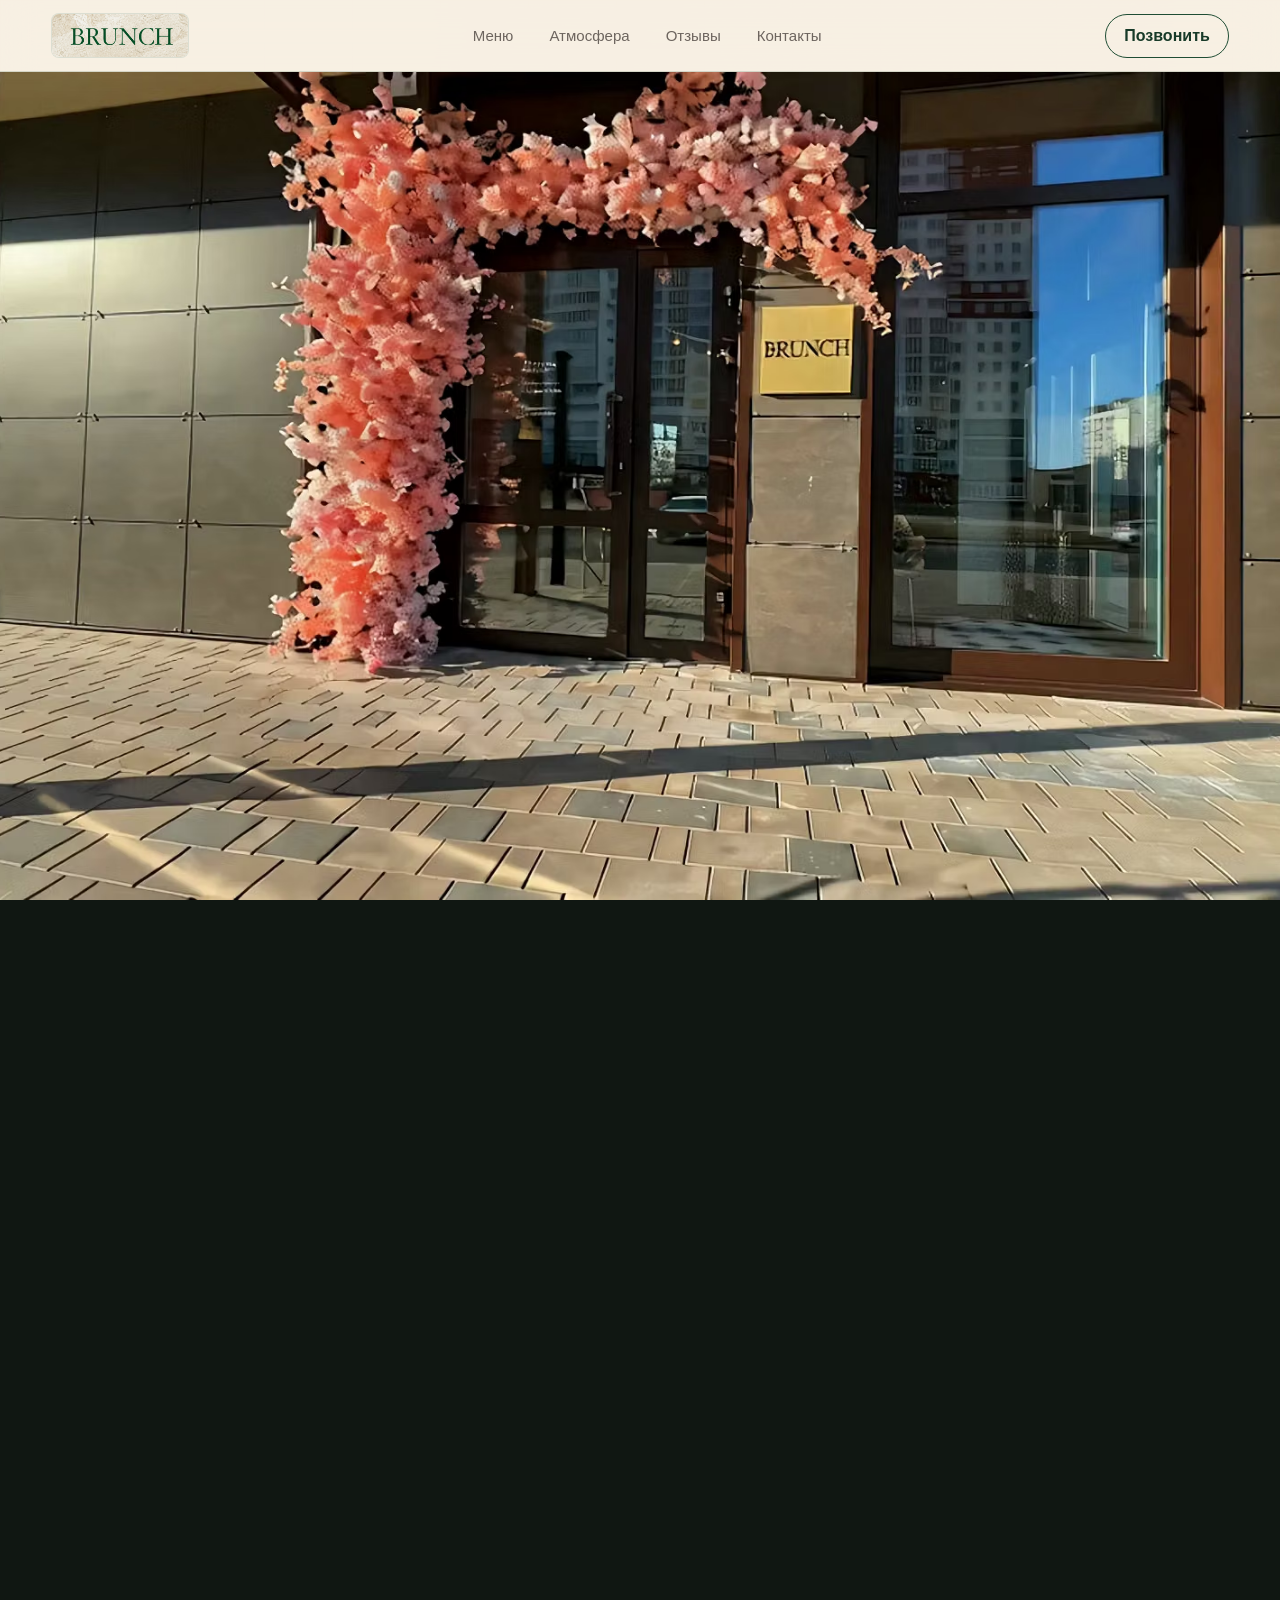
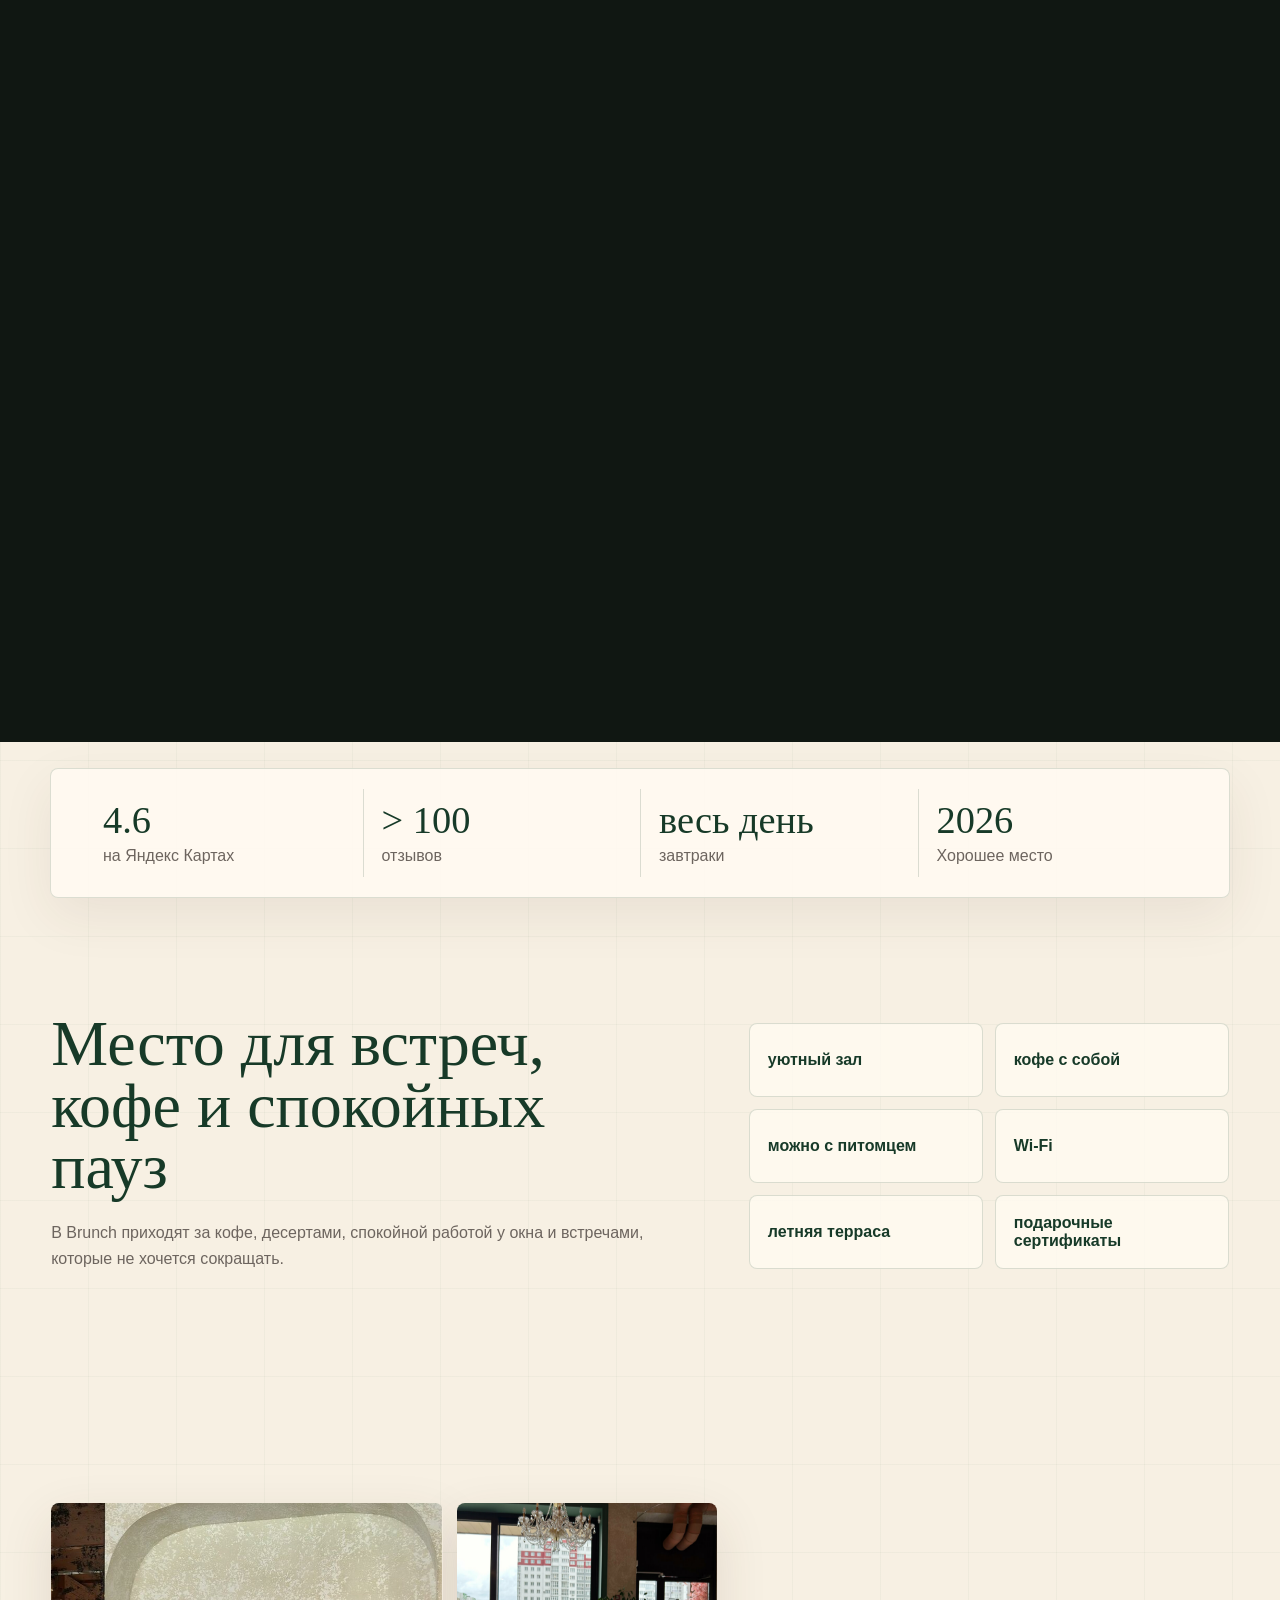
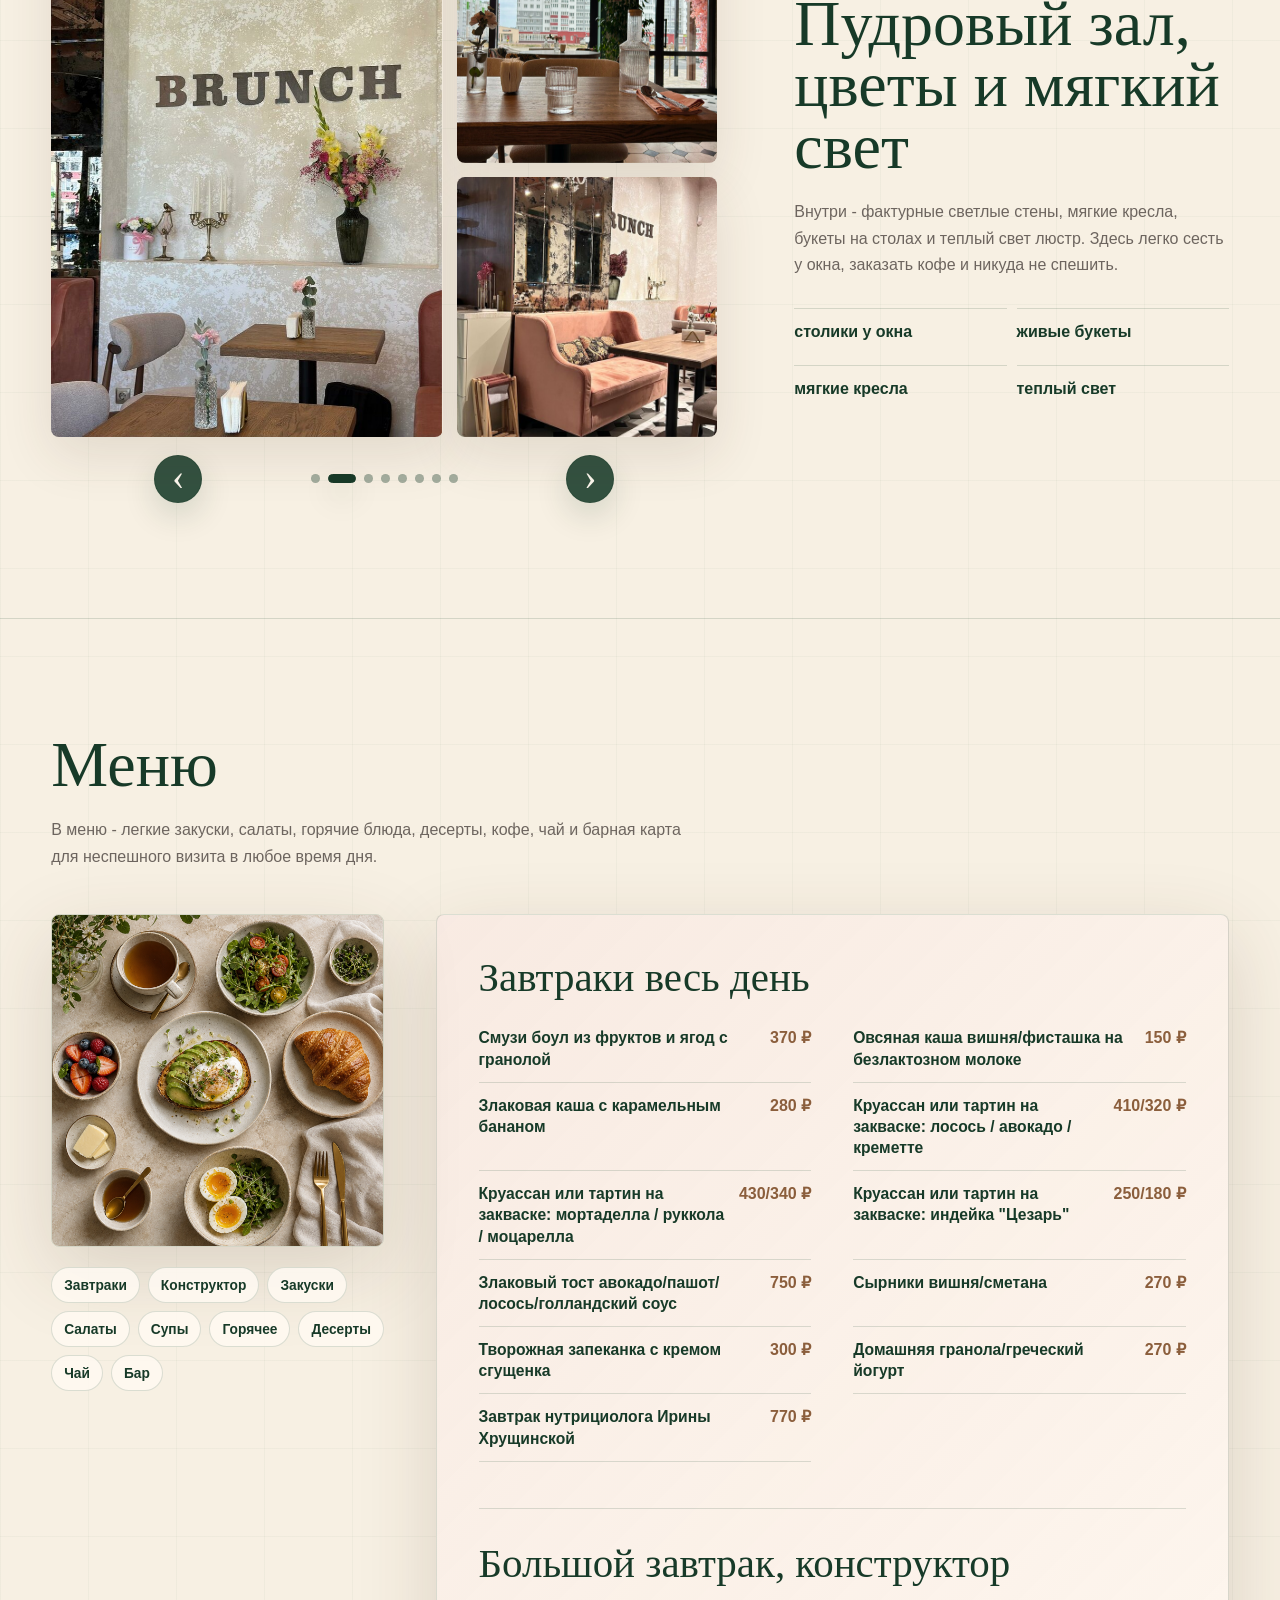
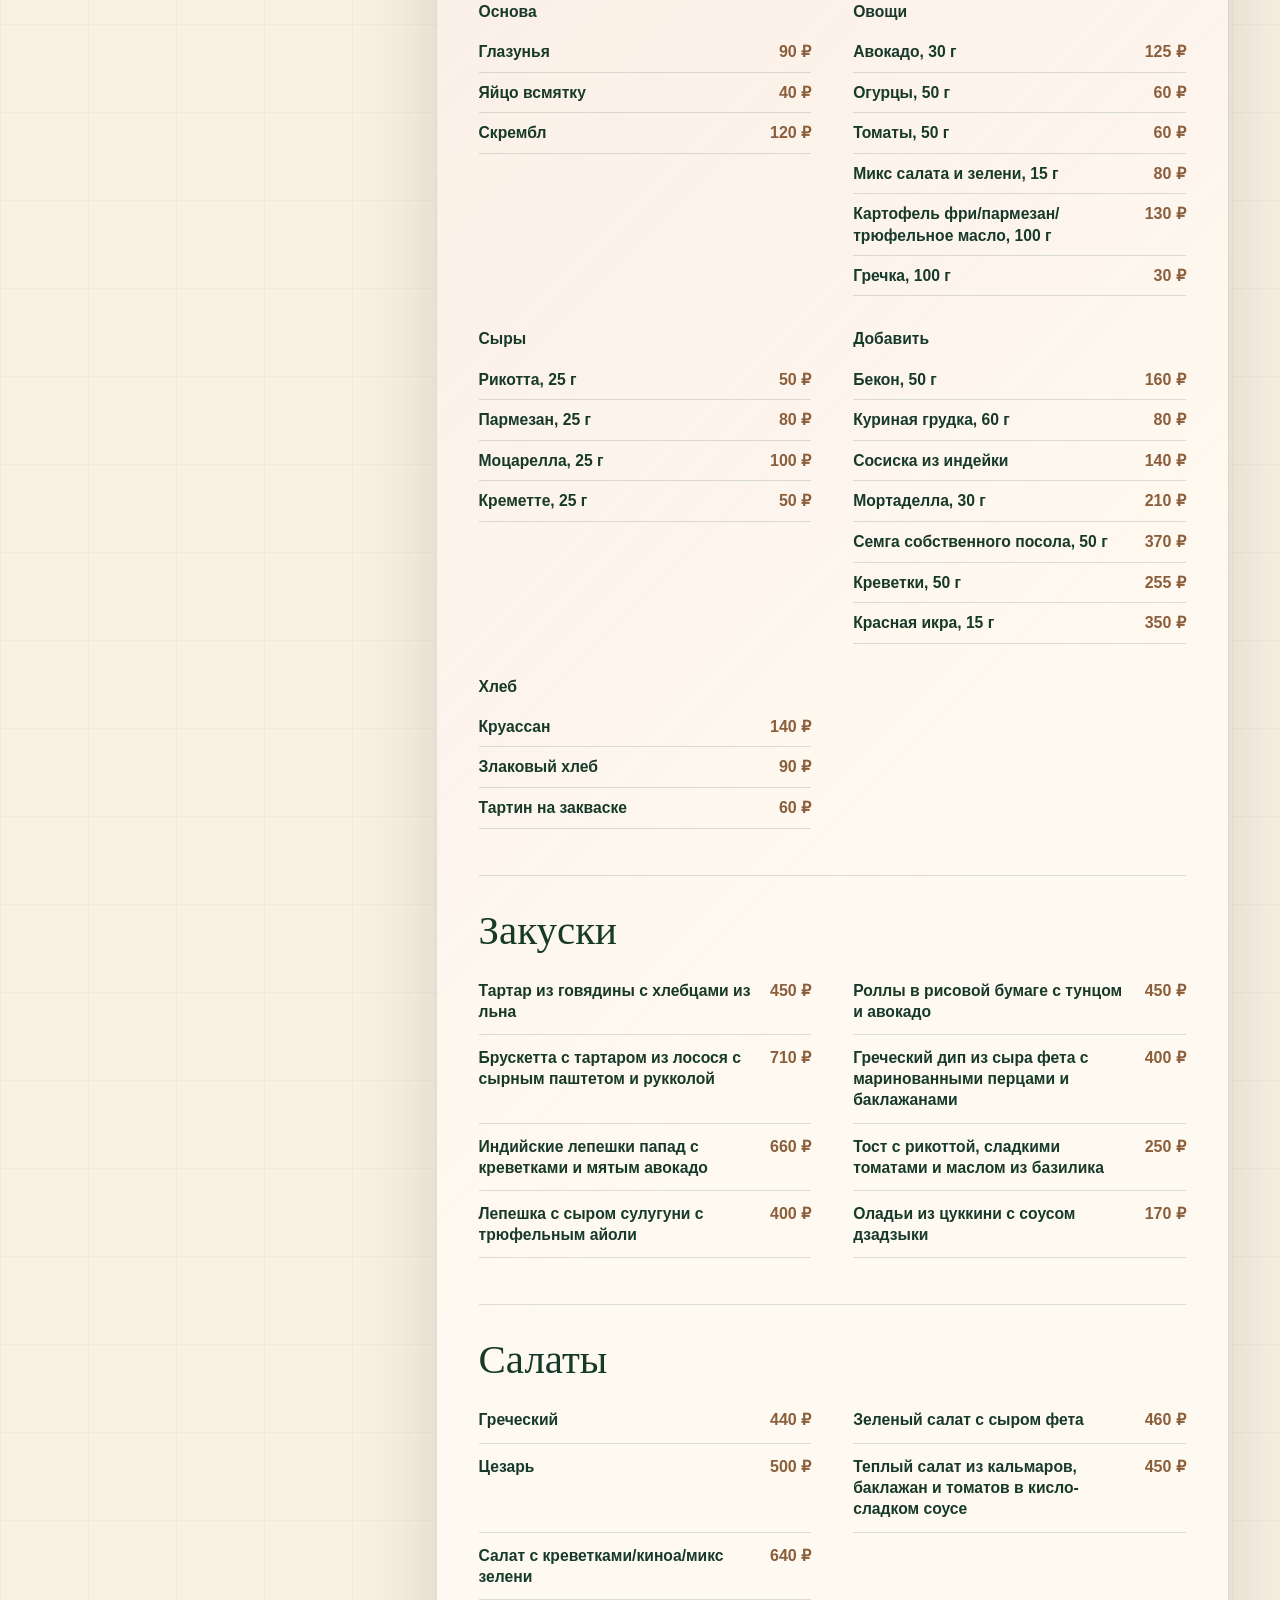
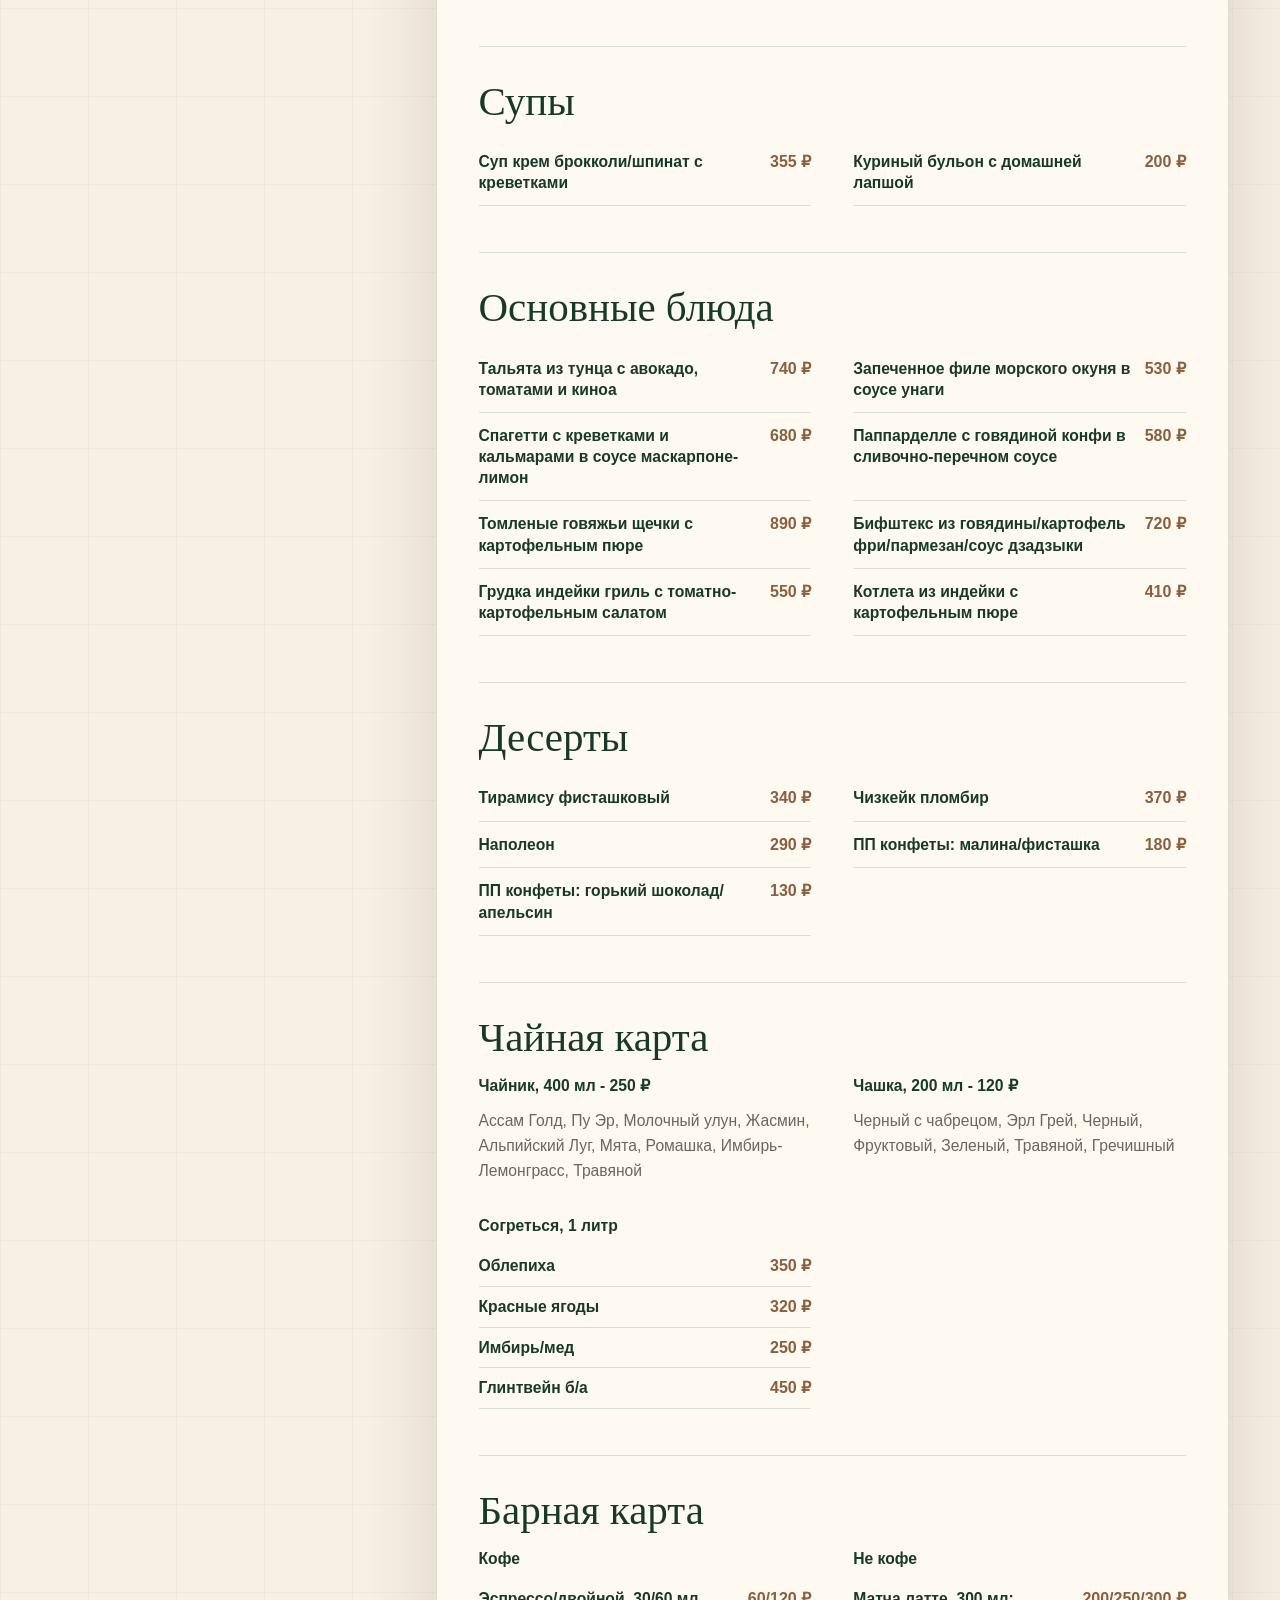
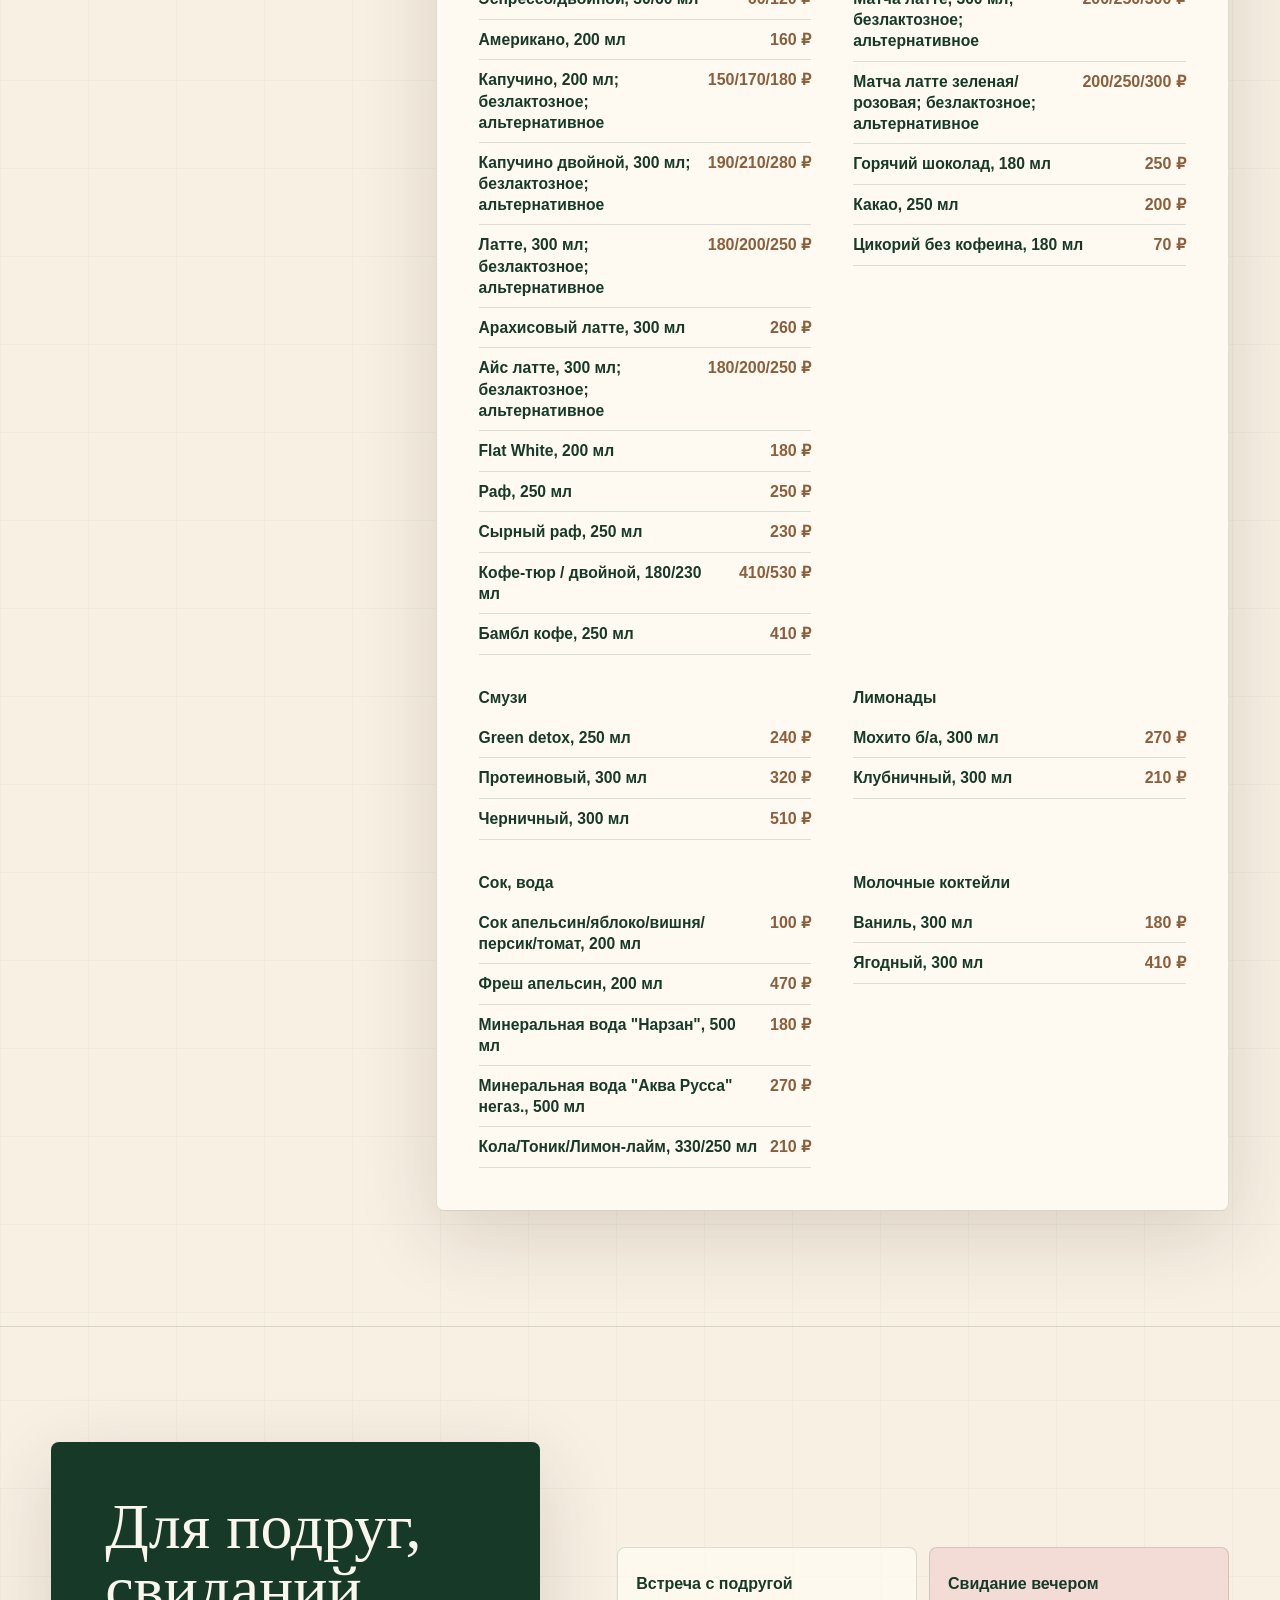
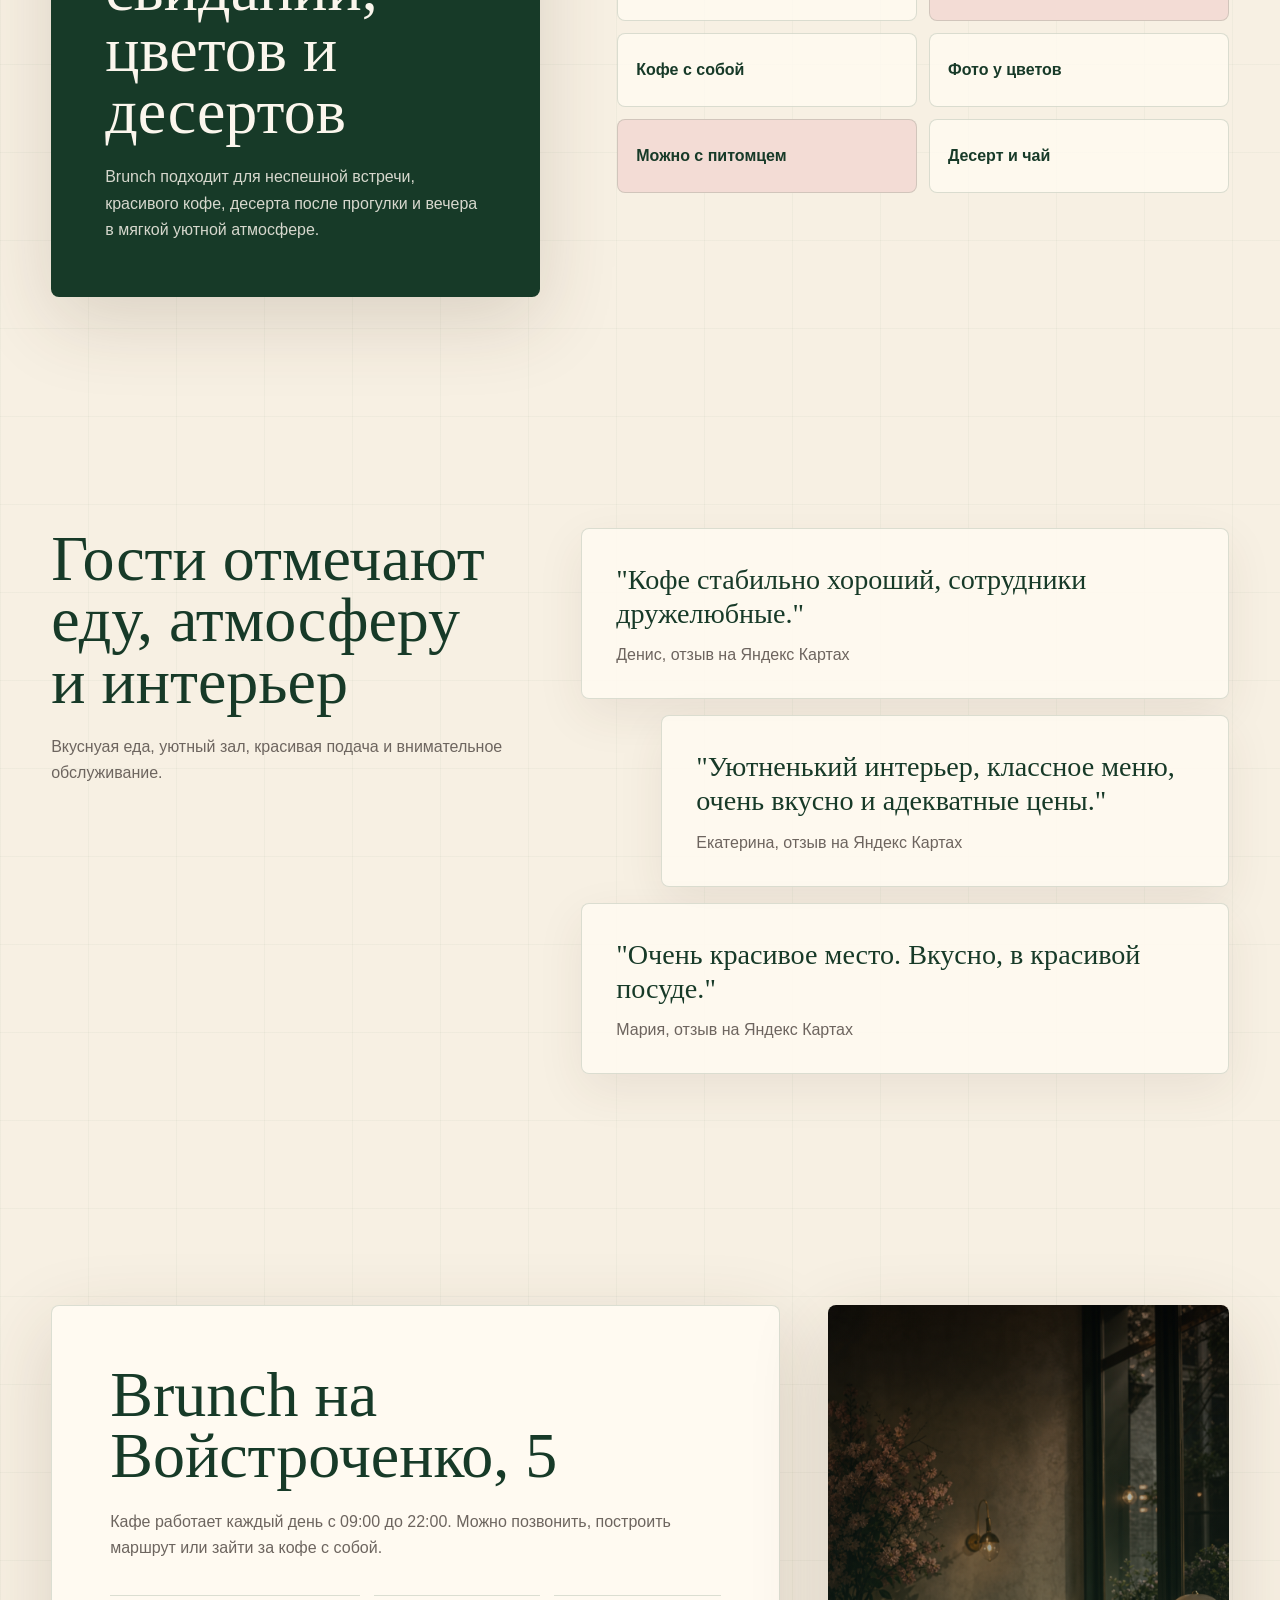
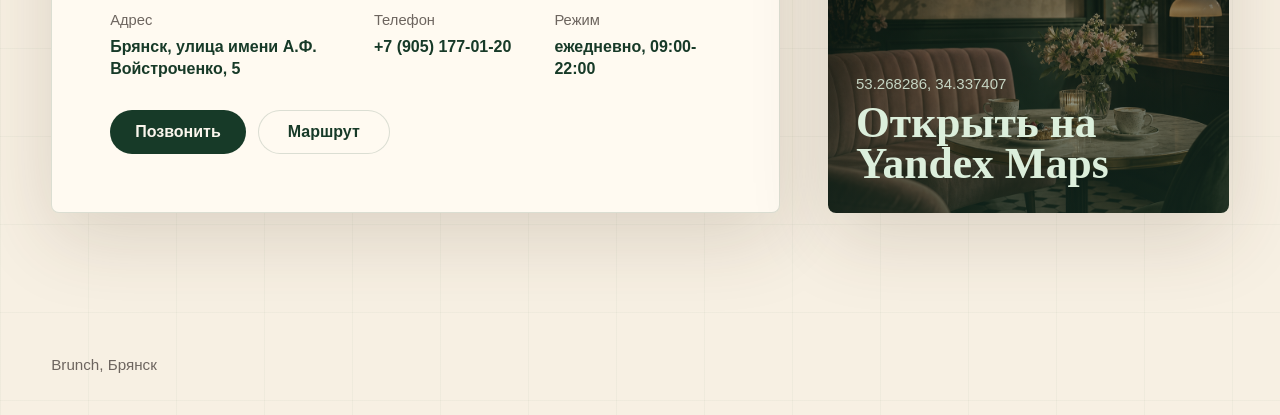
<file: index.html>
<!doctype html>
<html lang="ru">
  <head>
    <meta charset="utf-8" />
    <meta name="viewport" content="width=device-width, initial-scale=1" />
    <title>Brunch в Брянске | Завтраки весь день, кофе и цветочный интерьер</title>
    <meta
      name="description"
      content="Brunch на Войстроченко, 5 в Брянске: завтраки весь день, кофе с собой, пудровый интерьер, фарфоровая посуда, pet-friendly и режим 09:00-22:00 ежедневно."
    />
    <meta name="theme-color" content="#1f4d34" />
    <meta property="og:title" content="Brunch: завтраки весь день в Брянске" />
    <meta
      property="og:description"
      content="Кафе, ресторан и кофейня на Войстроченко, 5 с завтраками весь день, кофе с собой и цветочным интерьером."
    />
    <meta property="og:type" content="website" />
    <meta property="og:image" content="assets/hero/evening-facade-framed.png" />
    <link rel="icon" href="assets/brand/brunch-logo.png" />
    <link rel="stylesheet" href="styles.css" />
    <script defer src="script.js"></script>
    <script type="application/ld+json">
      {
        "@context": "https://schema.org",
        "@type": "Restaurant",
        "name": "Brunch",
        "image": [
          "assets/hero/evening-facade-framed.png",
          "assets/hero/interior-hall.png",
          "assets/hero/interior-table.png"
        ],
        "address": {
          "@type": "PostalAddress",
          "streetAddress": "улица имени А.Ф. Войстроченко, 5",
          "addressLocality": "Брянск",
          "addressCountry": "RU"
        },
        "telephone": "+79051770120",
        "servesCuisine": ["Завтраки", "Кофе", "Европейская кухня", "Десерты"],
        "priceRange": "₽₽",
        "openingHours": "Mo-Su 09:00-22:00",
        "aggregateRating": {
          "@type": "AggregateRating",
          "ratingValue": "4.6",
          "reviewCount": "102"
        }
      }
    </script>
  </head>
  <body>
    <header class="site-header">
      <a class="brand" href="#top" aria-label="Brunch, на главную">
        <span class="brand-crop">
          <img src="assets/brand/brunch-logo.png" alt="Логотип Brunch" />
        </span>
      </a>
      <nav class="main-nav" aria-label="Основная навигация">
        <a href="#menu">Меню</a>
        <a href="#atmosphere">Атмосфера</a>
        <a href="#reviews">Отзывы</a>
        <a href="#contacts">Контакты</a>
      </nav>
      <a class="nav-cta" href="tel:+79051770120">Позвонить</a>
    </header>

    <main id="top">
      <section class="hero-scroll" data-scroll-video data-frame-count="440" aria-label="Brunch, вход и интерьер">
        <div class="hero-sticky">
          <canvas class="hero-sequence" data-scroll-video-canvas width="1600" height="918" aria-hidden="true"></canvas>
          <div class="hero-scrim" aria-hidden="true"></div>
          <div class="hero section-pad">
            <div class="hero-copy">
              <div class="hero-logo">
                <img src="assets/brand/brunch-logo.png" alt="Фирменный знак Brunch" />
              </div>
              <h1>Кофе, встречи и спокойные паузы</h1>
              <p>
                Кафе на Войстроченко, 5. Для десертов, кофе и разговоров, которые не хочется заканчивать.
              </p>
              <p class="hero-hours">Ежедневно 09:00-22:00</p>
              <div class="hero-actions" aria-label="Быстрые действия">
                <a class="button button-primary" href="https://yandex.ru/maps/?rtext=~53.268286%2C34.337407&rtt=auto">Маршрут</a>
                <a class="button button-secondary" href="#menu">Меню</a>
              </div>
            </div>
            <div class="hero-media">
              <img
                src="assets/hero/evening-facade-framed.png"
                alt="Вечерний вход в Brunch с розовой цветочной аркой"
                fetchpriority="high"
              />
            </div>
          </div>
        </div>
      </section>

      <section class="proof-strip reveal" aria-label="Коротко о кафе">
        <div>
          <strong>4.6</strong>
          <span>на Яндекс Картах</span>
        </div>
        <div>
          <strong>> 100</strong>
          <span>отзывов</span>
        </div>
        <div>
          <strong>весь день</strong>
          <span>завтраки</span>
        </div>
        <div>
          <strong>2026</strong>
          <span>Хорошее место</span>
        </div>
      </section>

      <section class="intro section-pad">
        <div class="intro-text reveal">
          <h2>Место для встреч, кофе и спокойных пауз</h2>
          <p>
            В Brunch приходят за кофе, десертами, спокойной работой у окна и встречами, которые не хочется сокращать.
          </p>
        </div>
        <div class="reason-grid reveal" aria-label="Причины прийти в Brunch">
          <span>уютный зал</span>
          <span>кофе с собой</span>
          <span>можно с питомцем</span>
          <span>Wi-Fi</span>
          <span>летняя терраса</span>
          <span>подарочные сертификаты</span>
        </div>
      </section>

      <section id="atmosphere" class="atmosphere section-pad">
        <div class="photo-gallery reveal" data-gallery aria-label="Галерея интерьера Brunch">
          <div class="gallery-frame">
            <figure class="gallery-main">
              <div class="gallery-card" data-gallery-card="0">
                <img
                  class="gallery-card-front"
                  data-gallery-front
                  src="photos/interior/interior_001_source_003.jpg"
                  alt="Круглый стол, цветочные кресла и растения в зале Brunch"
                  loading="lazy"
                />
                <img
                  class="gallery-card-back"
                  data-gallery-back
                  src="photos/interior/interior_002_source_006.jpg"
                  alt=""
                  aria-hidden="true"
                  loading="lazy"
                />
              </div>
            </figure>
            <figure class="gallery-side">
              <div class="gallery-card" data-gallery-card="1">
                <img
                  class="gallery-card-front"
                  data-gallery-front
                  src="photos/interior/interior_002_source_006.jpg"
                  alt="Фактурная стена с логотипом Brunch и столиком"
                  loading="lazy"
                />
                <img
                  class="gallery-card-back"
                  data-gallery-back
                  src="photos/interior/interior_003_source_011.jpg"
                  alt=""
                  aria-hidden="true"
                  loading="lazy"
                />
              </div>
            </figure>
            <figure class="gallery-side">
              <div class="gallery-card" data-gallery-card="2">
                <img
                  class="gallery-card-front"
                  data-gallery-front
                  src="photos/interior/interior_003_source_011.jpg"
                  alt="Стол у окна с люстрой и видом из зала Brunch"
                  loading="lazy"
                />
                <img
                  class="gallery-card-back"
                  data-gallery-back
                  src="photos/interior/interior_004_source_012.jpg"
                  alt=""
                  aria-hidden="true"
                  loading="lazy"
                />
              </div>
            </figure>
          </div>
          <div class="gallery-controls" aria-label="Управление галереей">
            <button class="gallery-arrow gallery-arrow-prev" type="button" data-gallery-prev aria-label="Предыдущее фото">
              <span aria-hidden="true">‹</span>
            </button>
            <div class="gallery-dots" data-gallery-dots aria-label="Выбор фото"></div>
            <button class="gallery-arrow gallery-arrow-next" type="button" data-gallery-next aria-label="Следующее фото">
              <span aria-hidden="true">›</span>
            </button>
          </div>
        </div>
        <div class="atmosphere-copy reveal">
          <h2>Пудровый зал, цветы и мягкий свет</h2>
          <p>
            Внутри - фактурные светлые стены, мягкие кресла, букеты на столах и теплый свет люстр. Здесь легко сесть у окна, заказать кофе и никуда не спешить.
          </p>
          <ul class="detail-list">
            <li>столики у окна</li>
            <li>живые букеты</li>
            <li>мягкие кресла</li>
            <li>теплый свет</li>
          </ul>
        </div>
      </section>

      <section id="menu" class="menu-section section-pad">
        <div class="section-heading reveal">
          <h2>Меню</h2>
          <p>
            В меню - легкие закуски, салаты, горячие блюда, десерты, кофе, чай и барная карта для неспешного визита в любое время дня.
          </p>
        </div>
        <div class="menu-layout">
          <aside class="menu-note reveal">
            <img
              src="photos/generated/menu-brunch-cover.png"
              alt="Бранч-сет на светлой каменной поверхности"
              width="1254"
              height="1254"
              loading="lazy"
            />
            <nav class="menu-jump" aria-label="Разделы меню">
              <a href="#menu-breakfast">Завтраки</a>
              <a href="#menu-builder">Конструктор</a>
              <a href="#menu-snacks">Закуски</a>
              <a href="#menu-salads">Салаты</a>
              <a href="#menu-soups">Супы</a>
              <a href="#menu-mains">Горячее</a>
              <a href="#menu-desserts">Десерты</a>
              <a href="#menu-tea">Чай</a>
              <a href="#menu-bar">Бар</a>
            </nav>
          </aside>
          <div class="menu-panel">
            <section id="menu-breakfast" class="menu-category">
              <h3>Завтраки весь день</h3>
              <ul class="menu-list">
                <li><span>Смузи боул из фруктов и ягод с гранолой</span><strong>370 ₽</strong></li>
                <li><span>Овсяная каша вишня/фисташка на безлактозном молоке</span><strong>150 ₽</strong></li>
                <li><span>Злаковая каша с карамельным бананом</span><strong>280 ₽</strong></li>
                <li><span>Круассан или тартин на закваске: лосось / авокадо / креметте</span><strong>410/320 ₽</strong></li>
                <li><span>Круассан или тартин на закваске: мортаделла / руккола / моцарелла</span><strong>430/340 ₽</strong></li>
                <li><span>Круассан или тартин на закваске: индейка &quot;Цезарь&quot;</span><strong>250/180 ₽</strong></li>
                <li><span>Злаковый тост авокадо/пашот/лосось/голландский соус</span><strong>750 ₽</strong></li>
                <li><span>Сырники вишня/сметана</span><strong>270 ₽</strong></li>
                <li><span>Творожная запеканка с кремом сгущенка</span><strong>300 ₽</strong></li>
                <li><span>Домашняя гранола/греческий йогурт</span><strong>270 ₽</strong></li>
                <li><span>Завтрак нутрициолога Ирины Хрущинской</span><strong>770 ₽</strong></li>
              </ul>
            </section>

            <section id="menu-builder" class="menu-category">
              <h3>Большой завтрак, конструктор</h3>
              <div class="menu-subgrid">
                <div>
                  <h4>Основа</h4>
                  <ul class="menu-list menu-list-compact">
                    <li><span>Глазунья</span><strong>90 ₽</strong></li>
                    <li><span>Яйцо всмятку</span><strong>40 ₽</strong></li>
                    <li><span>Скрембл</span><strong>120 ₽</strong></li>
                  </ul>
                </div>
                <div>
                  <h4>Овощи</h4>
                  <ul class="menu-list menu-list-compact">
                    <li><span>Авокадо, 30 г</span><strong>125 ₽</strong></li>
                    <li><span>Огурцы, 50 г</span><strong>60 ₽</strong></li>
                    <li><span>Томаты, 50 г</span><strong>60 ₽</strong></li>
                    <li><span>Микс салата и зелени, 15 г</span><strong>80 ₽</strong></li>
                    <li><span>Картофель фри/пармезан/трюфельное масло, 100 г</span><strong>130 ₽</strong></li>
                    <li><span>Гречка, 100 г</span><strong>30 ₽</strong></li>
                  </ul>
                </div>
                <div>
                  <h4>Сыры</h4>
                  <ul class="menu-list menu-list-compact">
                    <li><span>Рикотта, 25 г</span><strong>50 ₽</strong></li>
                    <li><span>Пармезан, 25 г</span><strong>80 ₽</strong></li>
                    <li><span>Моцарелла, 25 г</span><strong>100 ₽</strong></li>
                    <li><span>Креметте, 25 г</span><strong>50 ₽</strong></li>
                  </ul>
                </div>
                <div>
                  <h4>Добавить</h4>
                  <ul class="menu-list menu-list-compact">
                    <li><span>Бекон, 50 г</span><strong>160 ₽</strong></li>
                    <li><span>Куриная грудка, 60 г</span><strong>80 ₽</strong></li>
                    <li><span>Сосиска из индейки</span><strong>140 ₽</strong></li>
                    <li><span>Мортаделла, 30 г</span><strong>210 ₽</strong></li>
                    <li><span>Семга собственного посола, 50 г</span><strong>370 ₽</strong></li>
                    <li><span>Креветки, 50 г</span><strong>255 ₽</strong></li>
                    <li><span>Красная икра, 15 г</span><strong>350 ₽</strong></li>
                  </ul>
                </div>
                <div>
                  <h4>Хлеб</h4>
                  <ul class="menu-list menu-list-compact">
                    <li><span>Круассан</span><strong>140 ₽</strong></li>
                    <li><span>Злаковый хлеб</span><strong>90 ₽</strong></li>
                    <li><span>Тартин на закваске</span><strong>60 ₽</strong></li>
                  </ul>
                </div>
              </div>
            </section>

            <section id="menu-snacks" class="menu-category">
              <h3>Закуски</h3>
              <ul class="menu-list">
                <li><span>Тартар из говядины с хлебцами из льна</span><strong>450 ₽</strong></li>
                <li><span>Роллы в рисовой бумаге с тунцом и авокадо</span><strong>450 ₽</strong></li>
                <li><span>Брускетта с тартаром из лосося с сырным паштетом и рукколой</span><strong>710 ₽</strong></li>
                <li><span>Греческий дип из сыра фета с маринованными перцами и баклажанами</span><strong>400 ₽</strong></li>
                <li><span>Индийские лепешки папад с креветками и мятым авокадо</span><strong>660 ₽</strong></li>
                <li><span>Тост с рикоттой, сладкими томатами и маслом из базилика</span><strong>250 ₽</strong></li>
                <li><span>Лепешка с сыром сулугуни с трюфельным айоли</span><strong>400 ₽</strong></li>
                <li><span>Оладьи из цуккини с соусом дзадзыки</span><strong>170 ₽</strong></li>
              </ul>
            </section>

            <section id="menu-salads" class="menu-category">
              <h3>Салаты</h3>
              <ul class="menu-list">
                <li><span>Греческий</span><strong>440 ₽</strong></li>
                <li><span>Зеленый салат с сыром фета</span><strong>460 ₽</strong></li>
                <li><span>Цезарь</span><strong>500 ₽</strong></li>
                <li><span>Теплый салат из кальмаров, баклажан и томатов в кисло-сладком соусе</span><strong>450 ₽</strong></li>
                <li><span>Салат с креветками/киноа/микс зелени</span><strong>640 ₽</strong></li>
              </ul>
            </section>

            <section id="menu-soups" class="menu-category">
              <h3>Супы</h3>
              <ul class="menu-list">
                <li><span>Суп крем брокколи/шпинат с креветками</span><strong>355 ₽</strong></li>
                <li><span>Куриный бульон с домашней лапшой</span><strong>200 ₽</strong></li>
              </ul>
            </section>

            <section id="menu-mains" class="menu-category">
              <h3>Основные блюда</h3>
              <ul class="menu-list">
                <li><span>Тальята из тунца с авокадо, томатами и киноа</span><strong>740 ₽</strong></li>
                <li><span>Запеченное филе морского окуня в соусе унаги</span><strong>530 ₽</strong></li>
                <li><span>Спагетти с креветками и кальмарами в соусе маскарпоне-лимон</span><strong>680 ₽</strong></li>
                <li><span>Паппарделле с говядиной конфи в сливочно-перечном соусе</span><strong>580 ₽</strong></li>
                <li><span>Томленые говяжьи щечки с картофельным пюре</span><strong>890 ₽</strong></li>
                <li><span>Бифштекс из говядины/картофель фри/пармезан/соус дзадзыки</span><strong>720 ₽</strong></li>
                <li><span>Грудка индейки гриль с томатно-картофельным салатом</span><strong>550 ₽</strong></li>
                <li><span>Котлета из индейки с картофельным пюре</span><strong>410 ₽</strong></li>
              </ul>
            </section>

            <section id="menu-desserts" class="menu-category">
              <h3>Десерты</h3>
              <ul class="menu-list">
                <li><span>Тирамису фисташковый</span><strong>340 ₽</strong></li>
                <li><span>Чизкейк пломбир</span><strong>370 ₽</strong></li>
                <li><span>Наполеон</span><strong>290 ₽</strong></li>
                <li><span>ПП конфеты: малина/фисташка</span><strong>180 ₽</strong></li>
                <li><span>ПП конфеты: горький шоколад/апельсин</span><strong>130 ₽</strong></li>
              </ul>
            </section>

            <section id="menu-tea" class="menu-category">
              <h3>Чайная карта</h3>
              <div class="menu-subgrid">
                <div>
                  <h4>Чайник, 400 мл - 250 ₽</h4>
                  <p class="menu-options">Ассам Голд, Пу Эр, Молочный улун, Жасмин, Альпийский Луг, Мята, Ромашка, Имбирь-Лемонграсс, Травяной</p>
                </div>
                <div>
                  <h4>Чашка, 200 мл - 120 ₽</h4>
                  <p class="menu-options">Черный с чабрецом, Эрл Грей, Черный, Фруктовый, Зеленый, Травяной, Гречишный</p>
                </div>
                <div>
                  <h4>Согреться, 1 литр</h4>
                  <ul class="menu-list menu-list-compact">
                    <li><span>Облепиха</span><strong>350 ₽</strong></li>
                    <li><span>Красные ягоды</span><strong>320 ₽</strong></li>
                    <li><span>Имбирь/мед</span><strong>250 ₽</strong></li>
                    <li><span>Глинтвейн б/а</span><strong>450 ₽</strong></li>
                  </ul>
                </div>
              </div>
            </section>

            <section id="menu-bar" class="menu-category">
              <h3>Барная карта</h3>
              <div class="menu-subgrid">
                <div>
                  <h4>Кофе</h4>
                  <ul class="menu-list menu-list-compact">
                    <li><span>Эспрессо/двойной, 30/60 мл</span><strong>60/120 ₽</strong></li>
                    <li><span>Американо, 200 мл</span><strong>160 ₽</strong></li>
                    <li><span>Капучино, 200 мл; безлактозное; альтернативное</span><strong>150/170/180 ₽</strong></li>
                    <li><span>Капучино двойной, 300 мл; безлактозное; альтернативное</span><strong>190/210/280 ₽</strong></li>
                    <li><span>Латте, 300 мл; безлактозное; альтернативное</span><strong>180/200/250 ₽</strong></li>
                    <li><span>Арахисовый латте, 300 мл</span><strong>260 ₽</strong></li>
                    <li><span>Айс латте, 300 мл; безлактозное; альтернативное</span><strong>180/200/250 ₽</strong></li>
                    <li><span>Flat White, 200 мл</span><strong>180 ₽</strong></li>
                    <li><span>Раф, 250 мл</span><strong>250 ₽</strong></li>
                    <li><span>Сырный раф, 250 мл</span><strong>230 ₽</strong></li>
                    <li><span>Кофе-тюр / двойной, 180/230 мл</span><strong>410/530 ₽</strong></li>
                    <li><span>Бамбл кофе, 250 мл</span><strong>410 ₽</strong></li>
                  </ul>
                </div>
                <div>
                  <h4>Не кофе</h4>
                  <ul class="menu-list menu-list-compact">
                    <li><span>Матча латте, 300 мл; безлактозное; альтернативное</span><strong>200/250/300 ₽</strong></li>
                    <li><span>Матча латте зеленая/розовая; безлактозное; альтернативное</span><strong>200/250/300 ₽</strong></li>
                    <li><span>Горячий шоколад, 180 мл</span><strong>250 ₽</strong></li>
                    <li><span>Какао, 250 мл</span><strong>200 ₽</strong></li>
                    <li><span>Цикорий без кофеина, 180 мл</span><strong>70 ₽</strong></li>
                  </ul>
                </div>
                <div>
                  <h4>Смузи</h4>
                  <ul class="menu-list menu-list-compact">
                    <li><span>Green detox, 250 мл</span><strong>240 ₽</strong></li>
                    <li><span>Протеиновый, 300 мл</span><strong>320 ₽</strong></li>
                    <li><span>Черничный, 300 мл</span><strong>510 ₽</strong></li>
                  </ul>
                </div>
                <div>
                  <h4>Лимонады</h4>
                  <ul class="menu-list menu-list-compact">
                    <li><span>Мохито б/а, 300 мл</span><strong>270 ₽</strong></li>
                    <li><span>Клубничный, 300 мл</span><strong>210 ₽</strong></li>
                  </ul>
                </div>
                <div>
                  <h4>Сок, вода</h4>
                  <ul class="menu-list menu-list-compact">
                    <li><span>Сок апельсин/яблоко/вишня/персик/томат, 200 мл</span><strong>100 ₽</strong></li>
                    <li><span>Фреш апельсин, 200 мл</span><strong>470 ₽</strong></li>
                    <li><span>Минеральная вода &quot;Нарзан&quot;, 500 мл</span><strong>180 ₽</strong></li>
                    <li><span>Минеральная вода &quot;Аква Русса&quot; негаз., 500 мл</span><strong>270 ₽</strong></li>
                    <li><span>Кола/Тоник/Лимон-лайм, 330/250 мл</span><strong>210 ₽</strong></li>
                  </ul>
                </div>
                <div>
                  <h4>Молочные коктейли</h4>
                  <ul class="menu-list menu-list-compact">
                    <li><span>Ваниль, 300 мл</span><strong>180 ₽</strong></li>
                    <li><span>Ягодный, 300 мл</span><strong>410 ₽</strong></li>
                  </ul>
                </div>
              </div>
            </section>
          </div>
        </div>
      </section>

      <section class="scenarios section-pad">
        <div class="scenario-card reveal">
          <h2>Для подруг, свиданий, цветов и десертов</h2>
          <p>
            Brunch подходит для неспешной встречи, красивого кофе, десерта после прогулки и вечера в мягкой уютной атмосфере.
          </p>
        </div>
        <div class="scenario-rail reveal" aria-label="Сценарии визита">
          <span>Встреча с подругой</span>
          <span>Свидание вечером</span>
          <span>Кофе с собой</span>
          <span>Фото у цветов</span>
          <span>Можно с питомцем</span>
          <span>Десерт и чай</span>
        </div>
      </section>

      <section id="reviews" class="reviews section-pad">
        <div class="section-heading reveal">
          <h2>Гости отмечают еду, атмосферу и интерьер</h2>
          <p>
            Вкуснуая еда, уютный зал, красивая подача и внимательное обслуживание.
          </p>
        </div>
        <div class="review-stack reveal" aria-label="Отзывы гостей">
          <blockquote>
            <p>"Кофе стабильно хороший, сотрудники дружелюбные."</p>
            <cite>Денис, отзыв на Яндекс Картах</cite>
          </blockquote>
          <blockquote>
            <p>"Уютненький интерьер, классное меню, очень вкусно и адекватные цены."</p>
            <cite>Екатерина, отзыв на Яндекс Картах</cite>
          </blockquote>
          <blockquote>
            <p>"Очень красивое место. Вкусно, в красивой посуде."</p>
            <cite>Мария, отзыв на Яндекс Картах</cite>
          </blockquote>
        </div>
      </section>

      <section id="contacts" class="contacts section-pad">
        <div class="contact-panel reveal">
          <h2>Brunch на Войстроченко, 5</h2>
          <p>
            Кафе работает каждый день с 09:00 до 22:00. Можно позвонить, построить маршрут или зайти за кофе с собой.
          </p>
          <div class="contact-grid">
            <div>
              <span>Адрес</span>
              <strong>Брянск, улица имени А.Ф. Войстроченко, 5</strong>
            </div>
            <div>
              <span>Телефон</span>
              <strong>+7 (905) 177-01-20</strong>
            </div>
            <div>
              <span>Режим</span>
              <strong>ежедневно, 09:00-22:00</strong>
            </div>
          </div>
          <div class="contact-actions">
            <a class="button button-primary" href="tel:+79051770120">Позвонить</a>
            <a class="button button-secondary" href="https://yandex.ru/maps/?rtext=~53.268286%2C34.337407&rtt=auto">Маршрут</a>
          </div>
        </div>
        <a class="map-card reveal" href="https://yandex.ru/maps/org/branch/156546354123/" aria-label="Открыть Brunch на Yandex Maps">
          <span>53.268286, 34.337407</span>
          <strong>Открыть на Yandex Maps</strong>
        </a>
      </section>

    </main>

    <footer class="footer">
      <span>Brunch, Брянск</span>
    </footer>
  </body>
</html>
</file>
<file: styles.css>
:root {
  color-scheme: light dark;
  --paper: #f7f0e3;
  --paper-soft: #fbf6ed;
  --surface: #fffaf1;
  --surface-strong: #efe2d2;
  --ink: #183527;
  --muted: #6d655f;
  --line: rgba(31, 77, 52, 0.16);
  --green: #1f4d34;
  --green-strong: #173a28;
  --pink: #d9a3a1;
  --pink-soft: #f0d5cf;
  --wood: #8b5e3c;
  --shadow: 0 24px 80px rgba(73, 52, 33, 0.16);
  --radius: 8px;
  --ease-out-expo: cubic-bezier(0.16, 1, 0.3, 1);
  --ease-out-quart: cubic-bezier(0.25, 1, 0.5, 1);
  --font-body: Arial, Helvetica, sans-serif;
  --font-display: Georgia, "Times New Roman", serif;
}

@media (prefers-color-scheme: dark) {
  :root {
    --paper: #151b17;
    --paper-soft: #1d261f;
    --surface: #202b23;
    --surface-strong: #28382d;
    --ink: #f2eadc;
    --muted: #c9bcae;
    --line: rgba(242, 234, 220, 0.16);
    --green: #92c9a2;
    --green-strong: #dcefdc;
    --pink: #dca8a4;
    --pink-soft: #4d3430;
    --wood: #d8b187;
    --shadow: 0 24px 80px rgba(0, 0, 0, 0.32);
  }
}

* {
  box-sizing: border-box;
}

html {
  scroll-behavior: smooth;
}

body {
  margin: 0;
  overflow-x: hidden;
  background:
    linear-gradient(90deg, rgba(31, 77, 52, 0.035) 1px, transparent 1px),
    linear-gradient(180deg, rgba(31, 77, 52, 0.035) 1px, transparent 1px),
    var(--paper);
  background-size: 88px 88px;
  color: var(--ink);
  font-family: var(--font-body);
  text-rendering: optimizeLegibility;
}

body::before {
  content: "";
  position: fixed;
  inset: 0;
  pointer-events: none;
  background-image: url("assets/brand/brunch-logo.png");
  background-size: 720px 720px;
  background-position: 80% -180px;
  background-repeat: no-repeat;
  opacity: 0.045;
  z-index: -1;
}

img {
  display: block;
  max-width: 100%;
}

a {
  color: inherit;
  text-decoration: none;
}

.site-header {
  position: sticky;
  top: 0;
  z-index: 20;
  width: 100%;
  display: grid;
  grid-template-columns: auto minmax(0, 1fr) auto;
  align-items: center;
  gap: 24px;
  min-height: 72px;
  padding: 10px clamp(18px, 4vw, 56px);
  border-bottom: 1px solid var(--line);
  background: color-mix(in srgb, var(--paper) 88%, transparent);
  backdrop-filter: blur(18px);
  -webkit-backdrop-filter: blur(18px);
}

.brand {
  display: inline-flex;
  align-items: center;
}

.brand-crop {
  display: block;
  width: 138px;
  height: 45px;
  overflow: hidden;
  border: 1px solid var(--line);
  border-radius: var(--radius);
  background: var(--surface);
}

.brand-crop img {
  width: 100%;
  height: 100%;
  object-fit: cover;
  object-position: center;
  transform: scale(1.18);
}

.main-nav {
  display: flex;
  justify-content: center;
  gap: clamp(18px, 3vw, 36px);
  color: var(--muted);
  font-size: 0.94rem;
  white-space: nowrap;
}

.main-nav a,
.footer a {
  transition: color 180ms ease;
}

.main-nav a:hover,
.footer a:hover {
  color: var(--green-strong);
}

.nav-cta,
.button {
  display: inline-flex;
  align-items: center;
  justify-content: center;
  min-height: 44px;
  border-radius: 999px;
  font-weight: 700;
  line-height: 1;
  white-space: nowrap;
  transition:
    transform 180ms ease,
    background-color 180ms ease,
    color 180ms ease,
    border-color 180ms ease;
}

.nav-cta {
  padding: 0 18px;
  border: 1px solid var(--green);
  color: var(--green-strong);
}

.nav-cta:hover,
.button:hover {
  transform: translateY(-2px);
}

.nav-cta:active,
.button:active {
  transform: translateY(1px);
}

.section-pad {
  padding: clamp(64px, 9vw, 130px) clamp(18px, 4vw, 56px);
}

.hero-scroll {
  position: relative;
  min-height: 430dvh;
  background: #101712;
  isolation: isolate;
}

.hero-sticky {
  position: sticky;
  top: 72px;
  min-height: calc(100dvh - 72px);
  overflow: hidden;
  background: #101712;
}

.hero-sequence,
.hero-scrim {
  position: absolute;
  inset: 0;
}

.hero-sequence {
  width: 100%;
  height: 100%;
}

.hero-scrim {
  z-index: 1;
  pointer-events: none;
  background:
    linear-gradient(90deg, rgba(8, 17, 12, 0.78) 0%, rgba(8, 17, 12, 0.4) 34%, rgba(8, 17, 12, 0.08) 62%),
    linear-gradient(180deg, rgba(8, 17, 12, 0.12) 0%, rgba(8, 17, 12, 0.58) 100%);
  opacity: var(--hero-scrim-opacity, 0);
}

.hero {
  position: relative;
  z-index: 2;
  display: grid;
  grid-template-columns: minmax(0, 0.9fr) minmax(320px, 1.1fr);
  align-items: end;
  gap: clamp(28px, 5vw, 74px);
  min-height: calc(100dvh - 72px);
  padding-top: clamp(28px, 5vw, 64px);
  padding-bottom: clamp(34px, 5vw, 72px);
}

.hero-copy,
.hero-media,
.intro,
.atmosphere,
.menu-section,
.scenarios,
.reviews,
.contacts,
.footer {
  width: 100%;
  min-width: 0;
  max-width: 1340px;
  margin: 0 auto;
}

.hero-logo {
  width: min(330px, 78vw);
  margin-bottom: 26px;
  overflow: hidden;
  border: 1px solid var(--line);
  border-radius: var(--radius);
  box-shadow: var(--shadow);
}

.hero-logo img {
  width: 100%;
  aspect-ratio: 2.8 / 1;
  object-fit: cover;
  object-position: center;
}

.hero-scroll .hero-copy,
.hero-scroll .hero-media {
  opacity: 1;
  transform: none;
}

.js .hero-scroll .hero-copy,
.js .hero-scroll .hero-media {
  opacity: var(--hero-reveal-opacity, 0);
  transition: none;
  will-change: opacity, transform;
}

.js .hero-scroll .hero-copy {
  transform: translate3d(var(--hero-copy-x, -26px), var(--hero-copy-y, 38px), 0);
}

.js .hero-scroll .hero-media {
  transform: translate3d(var(--hero-media-x, 34px), var(--hero-media-y, 10px), 0) scale(var(--hero-media-scale, 0.96));
}

h1,
h2,
h3,
p {
  margin: 0;
}

h1,
h2 {
  color: var(--green-strong);
  font-family: var(--font-display);
  font-weight: 500;
  letter-spacing: 0;
}

h1 {
  max-width: 760px;
  font-size: clamp(3.2rem, 7.2vw, 7.4rem);
  line-height: 0.9;
}

h2 {
  max-width: 820px;
  font-size: clamp(2.35rem, 5vw, 5rem);
  line-height: 0.96;
}

p {
  color: var(--muted);
  font-size: clamp(1rem, 1.25vw, 1.18rem);
  line-height: 1.65;
}

.hero-copy > p {
  max-width: 580px;
  margin-top: 24px;
  font-size: clamp(1.06rem, 1.4vw, 1.28rem);
}

.hero-copy > .hero-hours {
  margin-top: 12px;
  color: var(--green-strong);
  font-size: clamp(0.98rem, 1.1vw, 1.08rem);
  font-weight: 700;
  line-height: 1.35;
}

.hero-actions,
.contact-actions {
  display: flex;
  flex-wrap: wrap;
  gap: 12px;
  margin-top: 30px;
}

.button {
  min-width: 132px;
  padding: 0 24px;
  border: 1px solid transparent;
}

.button-primary {
  background: var(--green-strong);
  color: var(--paper-soft);
}

.button-primary:hover {
  background: var(--green);
}

.button-secondary {
  border-color: var(--line);
  background: color-mix(in srgb, var(--surface) 86%, transparent);
  color: var(--green-strong);
}

.hero-media {
  position: relative;
  aspect-ratio: 1494 / 843;
  min-height: 0;
  overflow: hidden;
  border-radius: 0;
  box-shadow: none;
}

.hero-media::after {
  content: "";
  position: absolute;
  inset: auto 0 0;
  height: 42%;
  background: linear-gradient(180deg, transparent, rgba(24, 53, 39, 0.34));
  display: none;
}

.hero-media img {
  display: block;
  width: 100%;
  height: 100%;
  min-height: 0;
  object-fit: contain;
  object-position: center;
}

.proof-strip {
  display: grid;
  grid-template-columns: repeat(4, minmax(0, 1fr));
  max-width: 1180px;
  margin: clamp(8px, 2vw, 26px) auto 0;
  padding: 20px clamp(18px, 4vw, 34px);
  border: 1px solid var(--line);
  border-radius: var(--radius);
  background: color-mix(in srgb, var(--surface) 90%, transparent);
  box-shadow: 0 18px 52px rgba(73, 52, 33, 0.08);
}

.proof-strip div {
  padding: 12px 18px;
}

.proof-strip div + div {
  border-left: 1px solid var(--line);
}

.proof-strip strong {
  display: block;
  color: var(--green-strong);
  font-family: var(--font-display);
  font-size: clamp(1.6rem, 3vw, 2.65rem);
  font-weight: 500;
  line-height: 1;
}

.proof-strip span {
  display: block;
  margin-top: 8px;
  color: var(--muted);
}

.intro {
  display: grid;
  grid-template-columns: minmax(0, 0.95fr) minmax(300px, 0.75fr);
  gap: clamp(28px, 7vw, 96px);
  align-items: start;
}

.intro-text p,
.section-heading p,
.atmosphere-copy p,
.scenario-card p,
.contact-panel p {
  max-width: 660px;
  margin-top: 22px;
}

.reason-grid {
  display: grid;
  grid-template-columns: 1fr 1fr;
  gap: 12px;
  padding-top: 10px;
}

.reason-grid span,
.scenario-rail span {
  min-height: 74px;
  display: flex;
  align-items: center;
  padding: 18px;
  border: 1px solid var(--line);
  border-radius: var(--radius);
  background: color-mix(in srgb, var(--surface) 82%, transparent);
  color: var(--green-strong);
  font-weight: 700;
}

.atmosphere {
  display: grid;
  grid-template-columns: minmax(0, 1.15fr) minmax(300px, 0.75fr);
  align-items: center;
  gap: clamp(30px, 6vw, 82px);
}

.photo-gallery {
  position: relative;
  min-width: 0;
}

.gallery-frame {
  display: grid;
  grid-template-columns: 1.2fr 0.8fr;
  grid-template-rows: 260px 260px;
  gap: 14px;
}

.gallery-frame figure {
  position: relative;
  margin: 0;
  overflow: hidden;
  border-radius: var(--radius);
  box-shadow: 0 18px 52px rgba(73, 52, 33, 0.12);
  background: transparent;
  isolation: isolate;
  perspective: 1400px;
}

.gallery-main {
  grid-row: span 2;
}

.gallery-card {
  position: relative;
  width: 100%;
  height: 100%;
  transform-style: preserve-3d;
  transition: transform 1640ms var(--ease-out-expo);
}

.gallery-card img {
  position: absolute;
  inset: 0;
  width: 100%;
  height: 100%;
  object-fit: cover;
  backface-visibility: hidden;
  -webkit-backface-visibility: hidden;
}

.gallery-card-front {
  transform: rotateY(0deg);
}

.gallery-card-back {
  transform: rotateY(180deg);
}

.gallery-frame figure::after {
  content: "";
  position: absolute;
  inset: 0;
  pointer-events: none;
  background:
    linear-gradient(120deg, rgba(255, 250, 241, 0.16), transparent 38%),
    linear-gradient(180deg, transparent 64%, rgba(24, 53, 39, 0.2));
  opacity: 0;
  transition: opacity 260ms ease;
}

.gallery-frame figure:hover::after {
  opacity: 1;
}

.gallery-controls {
  width: min(460px, 100%);
  margin: 18px auto 0;
  display: grid;
  grid-template-columns: auto 1fr auto;
  align-items: center;
  gap: 12px;
}

.gallery-arrow,
.gallery-dot {
  border: 1px solid color-mix(in srgb, var(--green-strong) 26%, transparent);
  color: var(--paper-soft);
  background: color-mix(in srgb, var(--green-strong) 88%, var(--surface));
  box-shadow: 0 12px 32px rgba(24, 53, 39, 0.16);
  cursor: pointer;
  transition:
    transform 180ms var(--ease-out-quart),
    background-color 180ms ease,
    border-color 180ms ease,
    opacity 180ms ease;
}

.gallery-arrow {
  display: inline-grid;
  width: 48px;
  height: 48px;
  place-items: center;
  border-radius: 999px;
  font-family: var(--font-display);
}

.gallery-arrow span {
  display: block;
  margin-top: -3px;
  font-size: 2.35rem;
  line-height: 1;
}

.gallery-arrow:hover,
.gallery-arrow:focus-visible,
.gallery-dot:hover,
.gallery-dot:focus-visible {
  transform: translateY(-2px);
  border-color: color-mix(in srgb, var(--green-strong) 62%, transparent);
  background: var(--green-strong);
}

.gallery-arrow:active,
.gallery-dot:active {
  transform: translateY(1px);
}

.gallery-dots {
  display: flex;
  justify-content: center;
  gap: 8px;
  min-width: 0;
}

.gallery-dot {
  width: 9px;
  height: 9px;
  padding: 0;
  border-radius: 999px;
  opacity: 0.42;
}

.gallery-dot.is-active {
  width: 28px;
  opacity: 1;
  background: var(--green-strong);
  border-color: var(--green-strong);
}

.detail-list {
  display: grid;
  grid-template-columns: 1fr 1fr;
  gap: 10px;
  margin: 30px 0 0;
  padding: 0;
  list-style: none;
}

.detail-list li {
  padding: 14px 0;
  border-top: 1px solid var(--line);
  color: var(--green-strong);
  font-weight: 700;
}

.menu-section {
  border-top: 1px solid var(--line);
  border-bottom: 1px solid var(--line);
}

.section-heading {
  max-width: 860px;
}

.menu-layout {
  display: grid;
  grid-template-columns: minmax(240px, 0.42fr) minmax(0, 1fr);
  gap: clamp(20px, 4vw, 56px);
  margin-top: 44px;
  align-items: start;
}

.menu-note {
  position: sticky;
  top: 100px;
  display: grid;
  gap: 20px;
}

.menu-note img {
  width: 100%;
  height: auto;
  aspect-ratio: 1 / 1;
  align-self: start;
  object-fit: cover;
  object-position: center;
  overflow: hidden;
  border: 1px solid var(--line);
  border-radius: var(--radius);
  box-shadow: var(--shadow);
}

.menu-note p {
  font-size: 0.95rem;
}

.menu-jump {
  display: flex;
  flex-wrap: wrap;
  gap: 8px;
}

.menu-jump a {
  display: inline-flex;
  align-items: center;
  min-height: 36px;
  padding: 0 12px;
  border: 1px solid var(--line);
  border-radius: 999px;
  background: color-mix(in srgb, var(--surface) 86%, transparent);
  color: var(--green-strong);
  font-size: 0.86rem;
  font-weight: 700;
  transition:
    transform 180ms var(--ease-out-quart),
    background-color 180ms ease,
    border-color 180ms ease;
}

.menu-jump a:hover,
.menu-jump a:focus-visible {
  transform: translateY(-1px);
  border-color: color-mix(in srgb, var(--green-strong) 34%, transparent);
  background: var(--surface);
}

.menu-panel {
  display: grid;
  gap: clamp(28px, 4vw, 46px);
  padding: clamp(20px, 4vw, 42px);
  border: 1px solid var(--line);
  border-radius: var(--radius);
  background:
    linear-gradient(135deg, rgba(217, 163, 161, 0.18), transparent 36%),
    var(--surface);
  box-shadow: var(--shadow);
}

.menu-category {
  scroll-margin-top: 96px;
}

.menu-category + .menu-category {
  padding-top: clamp(22px, 3vw, 34px);
  border-top: 1px solid var(--line);
}

.menu-category h3 {
  margin: 0 0 18px;
  color: var(--green-strong);
  font-family: var(--font-display);
  font-size: clamp(1.85rem, 3.2vw, 3.2rem);
  font-weight: 500;
  line-height: 0.98;
  text-wrap: balance;
}

.menu-category h4 {
  margin: 0 0 10px;
  color: var(--green-strong);
  font-size: 0.98rem;
  line-height: 1.35;
}

.menu-list {
  display: grid;
  grid-template-columns: repeat(2, minmax(0, 1fr));
  gap: 0 clamp(22px, 4vw, 42px);
  margin: 0;
  padding: 0;
  list-style: none;
}

.menu-list li {
  display: grid;
  grid-template-columns: minmax(0, 1fr) auto;
  gap: 12px;
  align-items: baseline;
  padding: 12px 0;
  border-bottom: 1px solid var(--line);
}

.menu-list span {
  color: var(--green-strong);
  font-size: clamp(0.98rem, 1.1vw, 1.08rem);
  font-weight: 700;
  line-height: 1.35;
  overflow-wrap: anywhere;
}

.menu-list strong {
  align-self: start;
  color: var(--wood);
  font-size: 1rem;
  line-height: 1.35;
  text-align: right;
  white-space: nowrap;
}

.menu-list-compact {
  grid-template-columns: 1fr;
}

.menu-list-compact li {
  padding: 9px 0;
}

.menu-subgrid {
  display: grid;
  grid-template-columns: repeat(2, minmax(0, 1fr));
  gap: clamp(18px, 3vw, 32px) clamp(22px, 4vw, 42px);
}

.menu-options {
  max-width: none;
  padding-top: 2px;
  color: var(--muted);
  font-size: 0.98rem;
  line-height: 1.6;
}

.scenarios {
  display: grid;
  grid-template-columns: minmax(0, 0.8fr) minmax(0, 1fr);
  gap: clamp(26px, 6vw, 88px);
  align-items: center;
}

.scenario-card {
  padding: clamp(28px, 5vw, 54px);
  border-radius: var(--radius);
  background: var(--green-strong);
  box-shadow: var(--shadow);
}

.scenario-card h2,
.scenario-card p {
  color: var(--paper-soft);
}

.scenario-card p {
  opacity: 0.84;
}

.scenario-rail {
  display: grid;
  grid-template-columns: 1fr 1fr;
  gap: 12px;
}

.scenario-rail span:nth-child(2),
.scenario-rail span:nth-child(5) {
  background: color-mix(in srgb, var(--pink-soft) 82%, var(--surface));
}

.reviews {
  display: grid;
  grid-template-columns: minmax(280px, 0.7fr) minmax(0, 1fr);
  gap: clamp(28px, 6vw, 86px);
  align-items: start;
}

.review-stack {
  display: grid;
  gap: 16px;
}

blockquote {
  margin: 0;
  padding: clamp(22px, 3vw, 34px);
  border: 1px solid var(--line);
  border-radius: var(--radius);
  background: color-mix(in srgb, var(--surface) 88%, transparent);
  box-shadow: 0 16px 48px rgba(73, 52, 33, 0.08);
}

blockquote:nth-child(2) {
  margin-left: clamp(0px, 7vw, 80px);
}

blockquote p {
  color: var(--green-strong);
  font-family: var(--font-display);
  font-size: clamp(1.28rem, 2.2vw, 2rem);
  line-height: 1.2;
}

cite {
  display: block;
  margin-top: 16px;
  color: var(--muted);
  font-style: normal;
}

.contacts {
  display: grid;
  grid-template-columns: minmax(0, 1fr) minmax(280px, 0.55fr);
  gap: clamp(22px, 4vw, 48px);
}

.contact-panel {
  padding: clamp(28px, 5vw, 58px);
  border-radius: var(--radius);
  background: var(--surface);
  border: 1px solid var(--line);
  box-shadow: var(--shadow);
}

.contact-grid {
  display: grid;
  grid-template-columns: 1.2fr 0.8fr 0.8fr;
  gap: 14px;
  margin-top: 34px;
}

.contact-grid div {
  padding-top: 16px;
  border-top: 1px solid var(--line);
}

.contact-grid span {
  display: block;
  color: var(--muted);
  font-size: 0.92rem;
}

.contact-grid strong {
  display: block;
  margin-top: 8px;
  color: var(--green-strong);
  line-height: 1.35;
}

.map-card {
  position: relative;
  display: flex;
  min-height: 440px;
  flex-direction: column;
  justify-content: flex-end;
  gap: 10px;
  overflow: hidden;
  padding: 28px;
  border-radius: var(--radius);
  color: #dcefdc;
  background:
    linear-gradient(180deg, rgba(24, 53, 39, 0.02), rgba(24, 53, 39, 0.58)),
    url("photos/generated/contact-background.png") center / cover;
  box-shadow: var(--shadow);
}

.map-card span {
  font-size: 0.94rem;
  opacity: 0.86;
}

.map-card strong {
  font-family: var(--font-display);
  font-size: clamp(1.9rem, 3.4vw, 3.2rem);
  line-height: 0.95;
}

.footer {
  display: flex;
  justify-content: space-between;
  gap: 18px;
  padding: 28px clamp(18px, 4vw, 56px) 42px;
  color: var(--muted);
  font-size: 0.95rem;
}

.js .reveal {
  opacity: 0;
  transform: translateY(22px);
}

.js .reveal.is-visible {
  opacity: 1;
  transform: translateY(0);
  transition:
    opacity 700ms cubic-bezier(0.16, 1, 0.3, 1),
    transform 700ms cubic-bezier(0.16, 1, 0.3, 1);
}

@media (prefers-reduced-motion: reduce) {
  html {
    scroll-behavior: auto;
  }

  *,
  *::before,
  *::after {
    animation-duration: 0.01ms !important;
    animation-iteration-count: 1 !important;
    scroll-behavior: auto !important;
    transition-duration: 0.01ms !important;
  }

  .js .reveal {
    opacity: 1;
    transform: none;
  }

  .hero-scroll {
    min-height: auto;
  }

  .hero-sticky {
    position: relative;
    top: auto;
  }

  .hero-scrim {
    opacity: 0.82;
  }

  .js .hero-scroll .hero-copy,
  .js .hero-scroll .hero-media {
    opacity: 1;
    transform: none;
  }
}

@media (max-width: 1024px) {
  .hero,
  .intro,
  .atmosphere,
  .menu-layout,
  .scenarios,
  .reviews,
  .contacts {
    grid-template-columns: 1fr;
  }

  .hero {
    min-height: auto;
  }

  .hero-scroll {
    min-height: 390dvh;
  }

  .hero-scroll .hero {
    min-height: calc(100dvh - 72px);
  }

  .hero-media {
    min-height: 0;
  }

  .menu-note {
    position: static;
    grid-template-columns: minmax(180px, 260px) minmax(0, 1fr);
    align-items: center;
  }

  .menu-jump {
    grid-column: 1 / -1;
  }

  .reviews .section-heading {
    max-width: 780px;
  }

  .contact-grid {
    grid-template-columns: 1fr 1fr;
  }
}

@media (max-width: 760px) {
  .site-header {
    grid-template-columns: auto auto;
    justify-content: space-between;
    gap: 12px;
    min-height: 66px;
  }

  .main-nav {
    display: none;
  }

  .brand-crop {
    width: 116px;
    height: 40px;
  }

  .nav-cta {
    min-height: 40px;
    padding: 0 14px;
  }

  .section-pad {
    padding: 58px 18px;
  }

  .hero {
    padding-top: 28px;
  }

  .hero-sticky {
    top: 66px;
    min-height: calc(100dvh - 66px);
  }

  .hero-scroll {
    min-height: 360dvh;
  }

  .hero-scroll .hero {
    min-height: calc(100dvh - 66px);
    align-content: end;
    padding-bottom: 24px;
  }

  .hero-logo {
    width: min(270px, 86vw);
    margin-bottom: 22px;
  }

  h1 {
    font-size: clamp(3.05rem, 15vw, 4.9rem);
  }

  h2 {
    font-size: clamp(2.2rem, 11vw, 3.6rem);
  }

  .hero-actions,
  .contact-actions {
    width: 100%;
    display: grid;
    grid-template-columns: 1fr 1fr;
  }

  .button {
    min-width: 0;
    padding: 0 16px;
  }

  .hero-media {
    min-height: 0;
  }

  .hero-scroll .hero-media {
    min-height: 0;
  }

  .proof-strip {
    grid-template-columns: 1fr 1fr;
    margin-left: 18px;
    margin-right: 18px;
  }

  .proof-strip div + div {
    border-left: 0;
  }

  .proof-strip div:nth-child(2n) {
    border-left: 1px solid var(--line);
  }

  .proof-strip div:nth-child(n + 3) {
    border-top: 1px solid var(--line);
  }

  .reason-grid,
  .detail-list,
  .menu-list,
  .menu-subgrid,
  .scenario-rail,
  .contact-grid {
    grid-template-columns: 1fr;
  }

  .gallery-frame {
    grid-template-columns: 1fr;
    grid-template-rows: 360px 250px 250px;
  }

  .gallery-main {
    grid-row: auto;
  }

  .gallery-controls {
    margin-top: 14px;
  }

  .gallery-arrow {
    width: 44px;
    height: 44px;
  }

  .menu-note {
    grid-template-columns: 1fr;
  }

  blockquote:nth-child(2) {
    margin-left: 0;
  }

  .map-card {
    min-height: 360px;
  }

  .footer {
    flex-direction: column;
  }
}

@media (max-width: 420px) {
  .proof-strip {
    grid-template-columns: 1fr;
  }

  .proof-strip div:nth-child(2n) {
    border-left: 0;
  }

  .proof-strip div + div {
    border-top: 1px solid var(--line);
  }

  .hero-media {
    min-height: 0;
  }

  .hero-scroll .hero-media {
    min-height: 0;
  }
}
</file>
